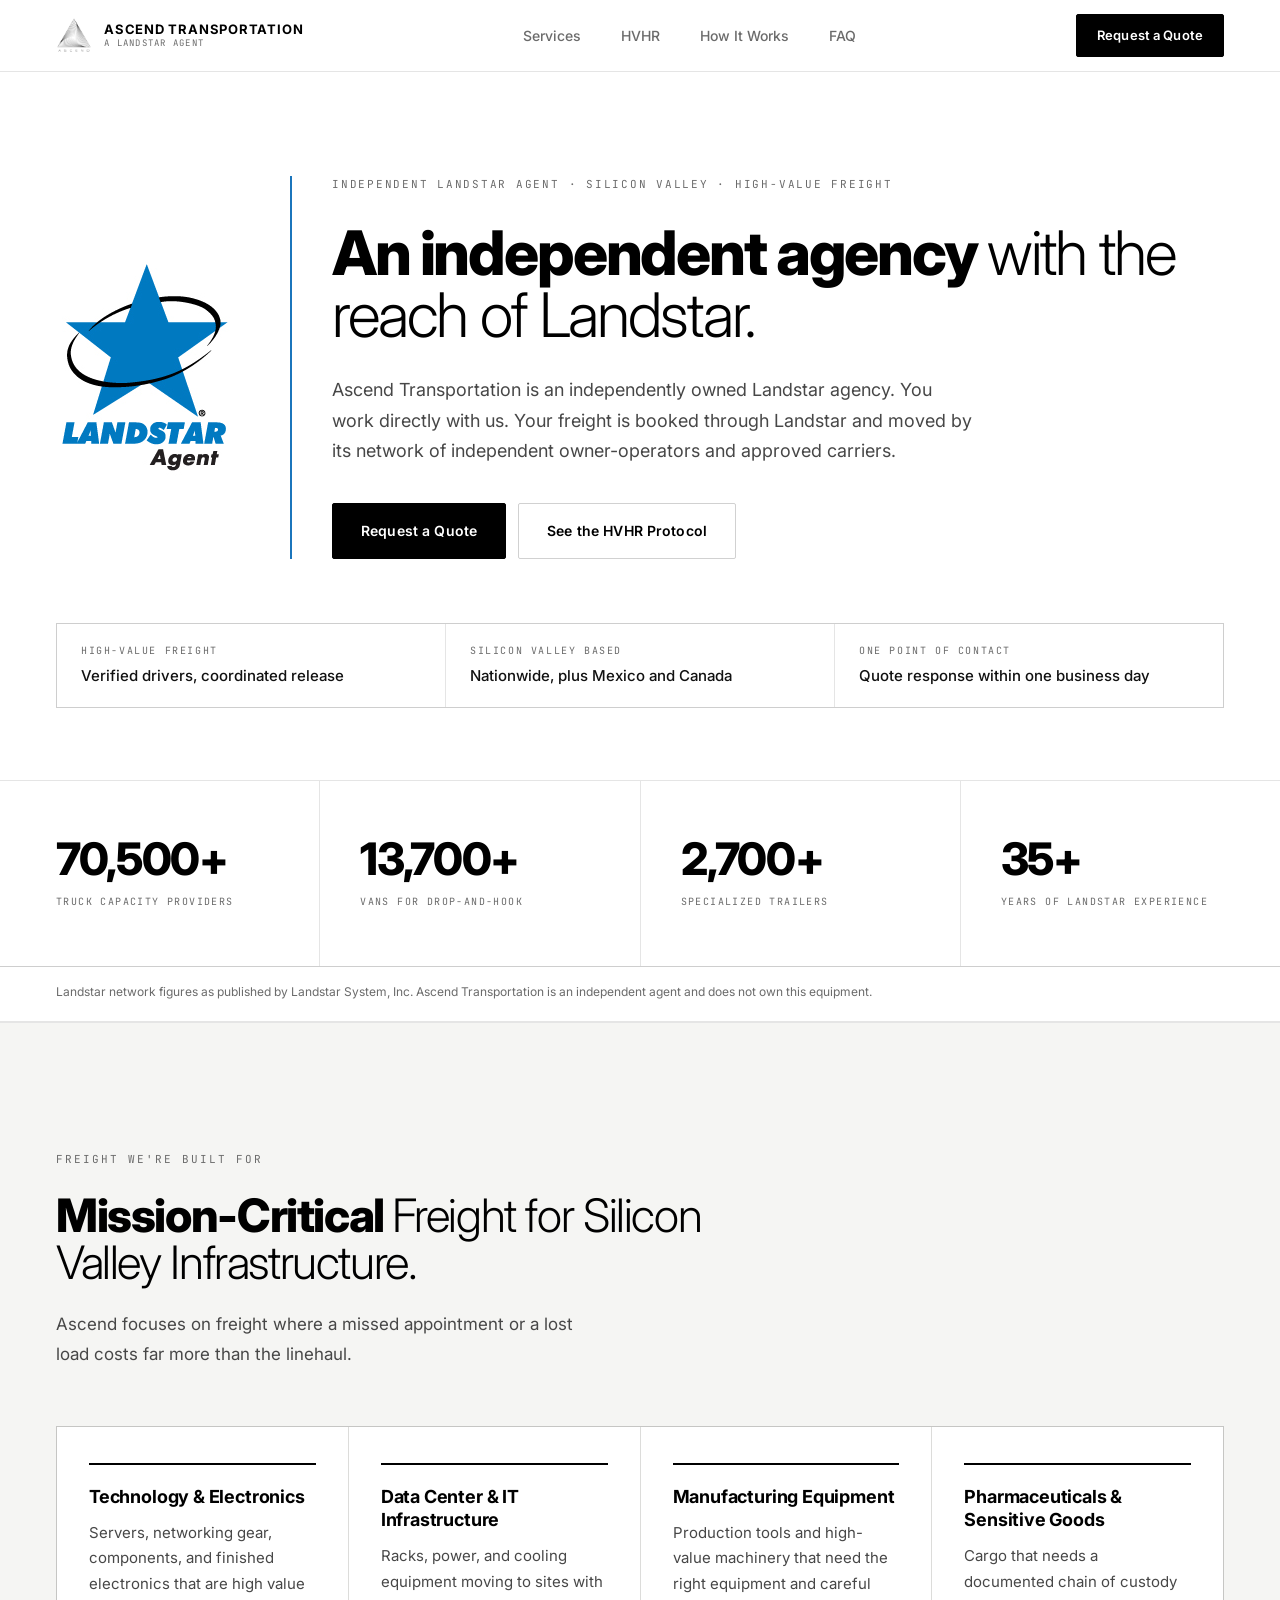
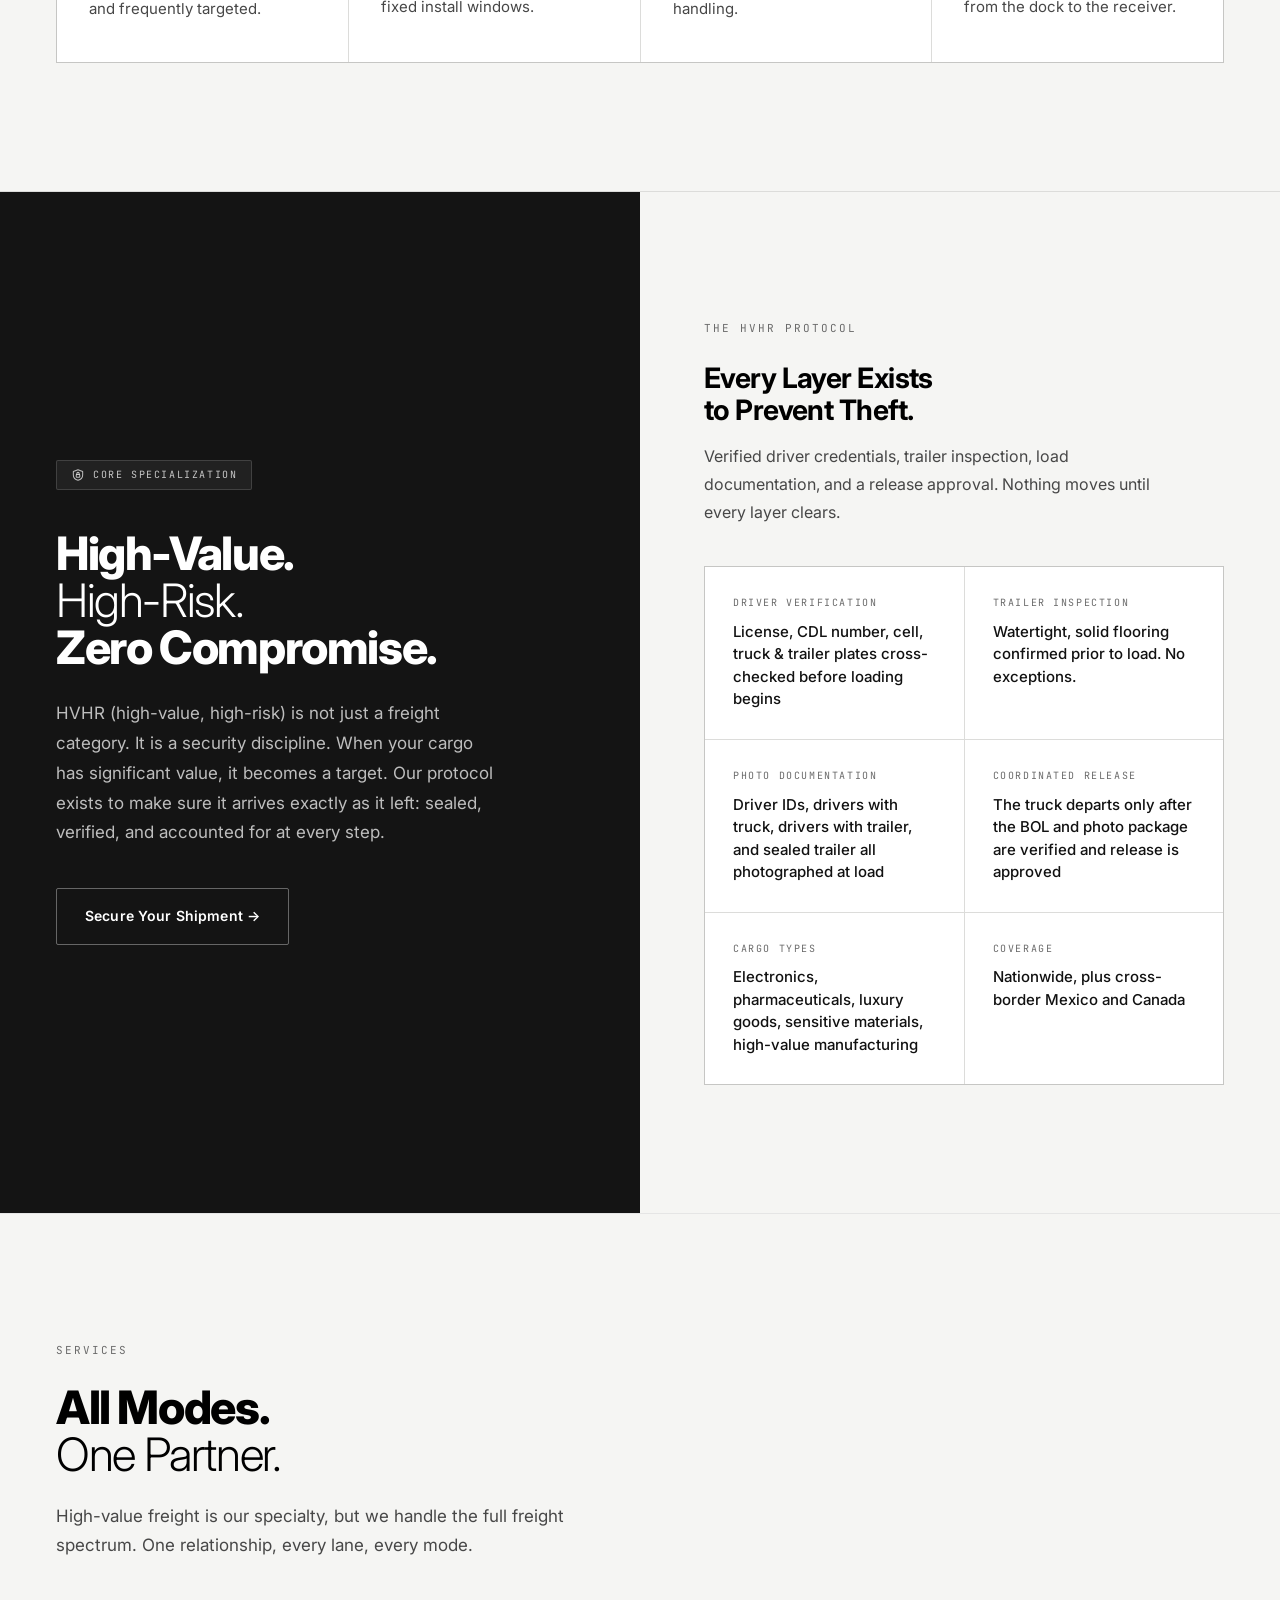
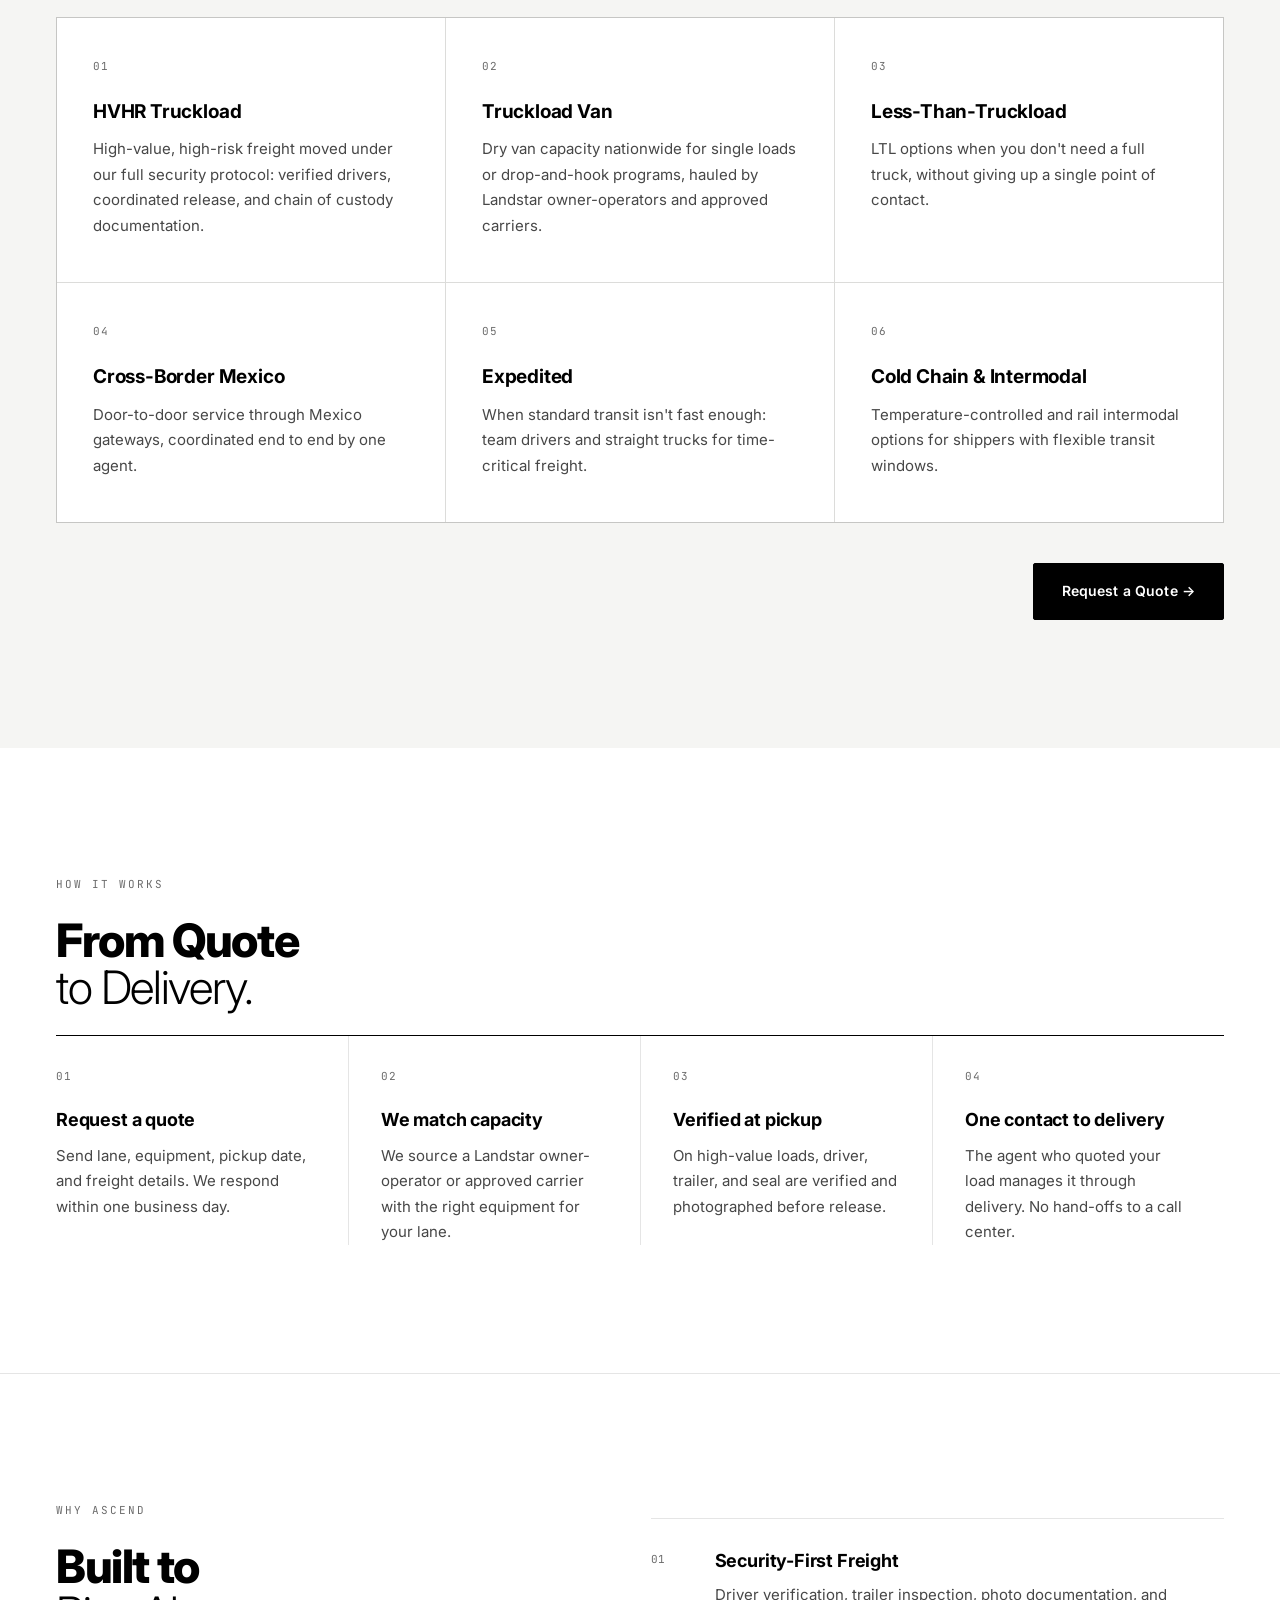
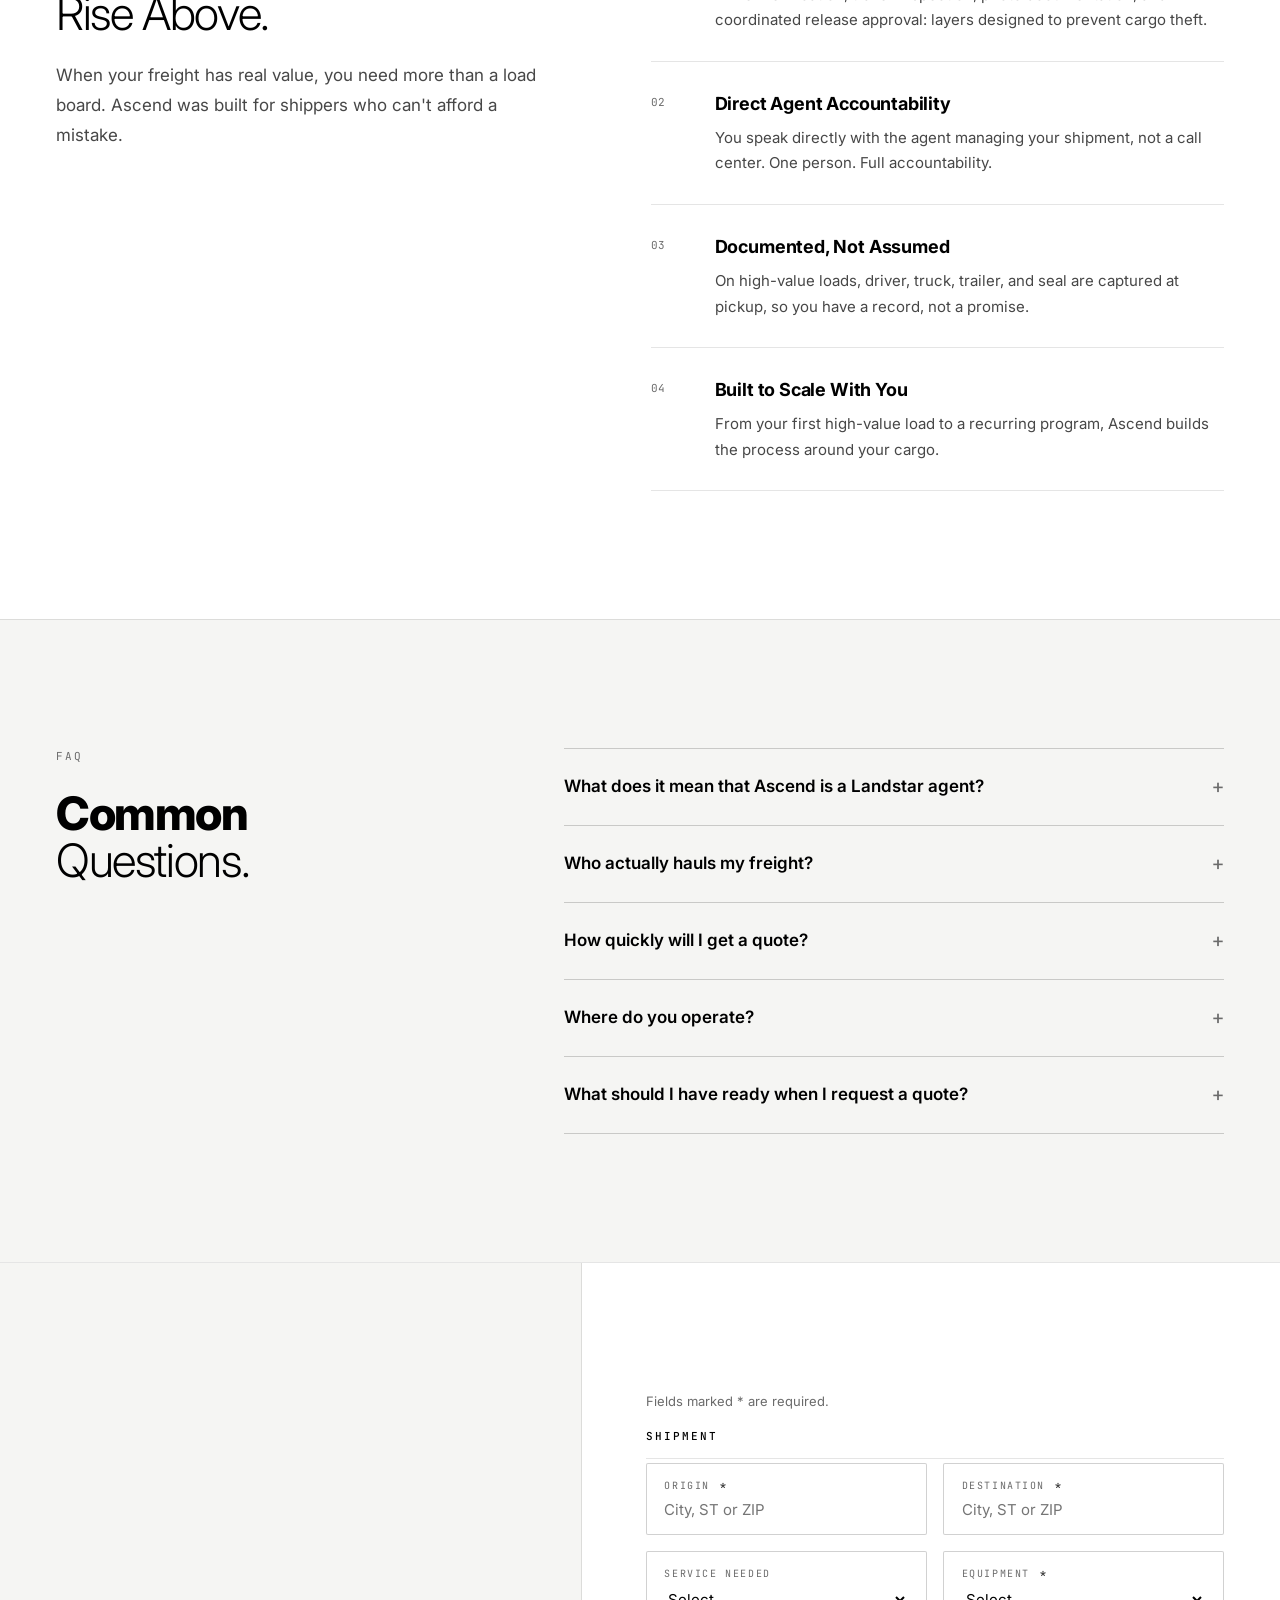
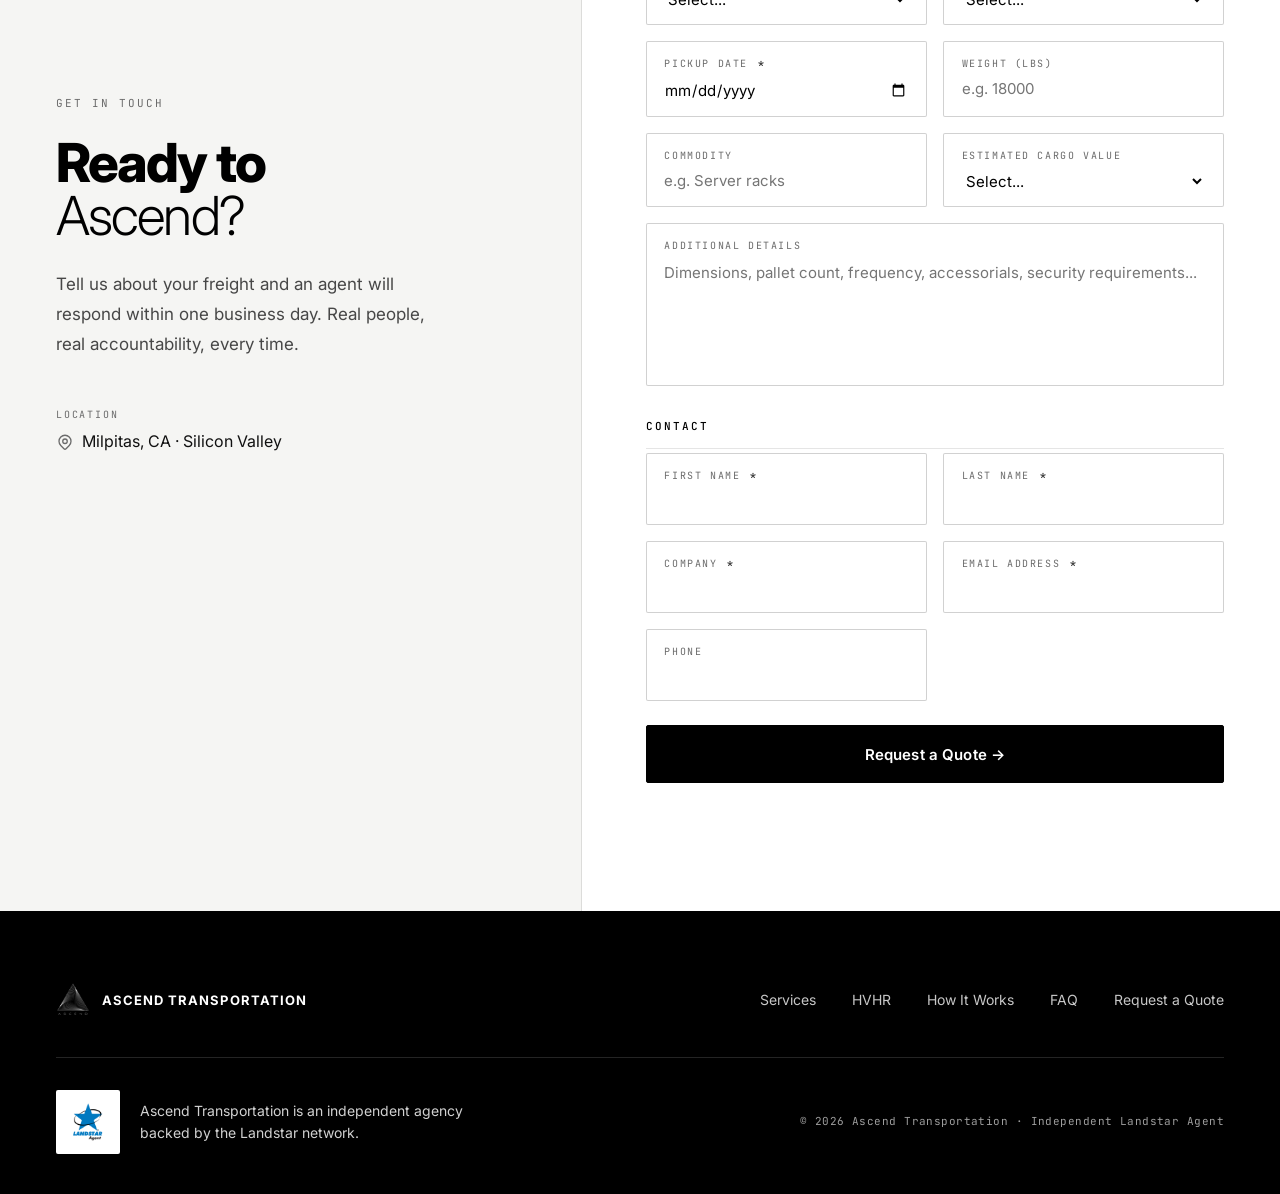
<file: index.html>
<!DOCTYPE html>
<html lang="en">
<head>
  <meta charset="UTF-8" />
  <meta name="viewport" content="width=device-width, initial-scale=1.0" />
  <title>Ascend Transportation | High-Value Freight | Independent Landstar Agent</title>
<meta name="description" content="Independent Landstar agent in Silicon Valley moving high-value, technology, and time-critical freight: truckload, LTL, expedited, and cross-border. Request a quote." />
<meta name="author" content="Ascend Transportation" />
<link rel="canonical" href="https://ascend-transportation.com/" />
<meta property="og:type" content="website" />
<meta property="og:url" content="https://ascend-transportation.com/" />
<meta property="og:site_name" content="Ascend Transportation" />
<meta property="og:image" content="https://ascend-transportation.com/assets/og-image.png" />
<meta property="og:image:width" content="1200" />
<meta property="og:image:height" content="630" />
<meta property="og:image:alt" content="Ascend Transportation, Independent Landstar Agent" />
<meta property="og:title" content="Ascend Transportation | High-Value Freight" />
<meta property="og:description" content="Mission-critical freight for Silicon Valley infrastructure. High-value cargo security protocols backed by the Landstar network." />
<meta name="twitter:card" content="summary_large_image" />
<meta name="twitter:title" content="Ascend Transportation | High-Value Freight" />
<meta name="twitter:description" content="Mission-critical freight for Silicon Valley infrastructure. High-value cargo security protocols backed by the Landstar network." />
<meta name="twitter:image" content="https://ascend-transportation.com/assets/og-image.png" />
<link rel="icon" type="image/x-icon" href="assets/favicon.ico" />
<link rel="icon" type="image/png" sizes="32x32" href="assets/favicon.png" />
<link rel="apple-touch-icon" sizes="180x180" href="assets/apple-touch-icon.png" />
<meta name="theme-color" content="#000000" />
  <script>document.documentElement.classList.add('js');</script>
  <link rel="preconnect" href="https://fonts.googleapis.com" />
  <link rel="preconnect" href="https://fonts.gstatic.com" crossorigin />
  <link rel="stylesheet" href="https://fonts.googleapis.com/css2?family=Inter:wght@300;400;500;600;700;800;900&family=JetBrains+Mono:wght@400;500&display=swap" />
  <link rel="stylesheet" href="styles.css" />
  <script type="application/ld+json">
  {
    "@context": "https://schema.org",
    "@type": "Organization",
    "name": "Ascend Transportation",
    "url": "https://ascend-transportation.com/",
    "logo": "https://ascend-transportation.com/assets/logo.png",
    "image": "https://ascend-transportation.com/assets/og-image.png",
    "description": "Independent Landstar agent moving high-value, technology, and time-critical freight.",
    "address": { "@type": "PostalAddress", "addressLocality": "Milpitas", "addressRegion": "CA", "addressCountry": "US" },
    "areaServed": ["US", "MX", "CA"],
    "knowsAbout": ["High-value freight", "Truckload shipping", "LTL shipping", "Expedited freight", "Cross-border Mexico freight"]
  }
  </script>
</head>
<body>

<a class="skip-link" href="#main">Skip to content</a>

<!-- NAV -->
<nav id="main-nav">
  <a href="/" class="nav-brand">
    <img src="assets/logo.png" alt="Ascend Transportation" class="nav-logo-img" />
    <div class="nav-brand-text">
      <div class="nav-brand-name">Ascend Transportation</div>
      <div class="nav-brand-sub">A Landstar Agent</div>
    </div>
  </a>
  <ul class="nav-links" id="nav-links">
    <li><a href="#services">Services</a></li>
    <li><a href="#hvhr">HVHR</a></li>
    <li><a href="#process">How It Works</a></li>
    <li><a href="#faq">FAQ</a></li>
  </ul>
  <a href="#contact" class="nav-cta">Request a Quote</a>
  <button type="button" class="nav-toggle" aria-expanded="false" aria-controls="nav-links" aria-label="Menu">
    <span class="nav-toggle-bar" aria-hidden="true"></span>
    <span class="nav-toggle-bar" aria-hidden="true"></span>
    <span class="nav-toggle-bar" aria-hidden="true"></span>
  </button>
</nav>

<main id="main">

<!-- HERO -->
<section class="hero hero-agency" aria-labelledby="hero-heading">
  <div class="hero-agency-head">
    <img src="assets/landstar-agent-badge.png" alt="Landstar Agent" class="hero-badge" width="178" height="219" />
    <div class="hero-agency-copy">
      <div class="hero-tag">Independent Landstar Agent · Silicon Valley · High-Value Freight</div>
      <h1 id="hero-heading">An independent agency <span class="thin">with the reach of Landstar.</span></h1>
      <p class="hero-sub">Ascend Transportation is an independently owned Landstar agency. You work directly with us. Your freight is booked through Landstar and moved by its network of independent owner-operators and approved carriers.</p>
      <div class="hero-cta-group">
        <a href="#contact" class="btn-black">Request a Quote</a>
        <a href="#hvhr" class="btn-outline">See the HVHR Protocol</a>
      </div>
    </div>
  </div>
  <ul class="hero-proof">
    <li><span class="hero-proof-label">High-value freight</span>Verified drivers, coordinated release</li>
    <li><span class="hero-proof-label">Silicon Valley based</span>Nationwide, plus Mexico and Canada</li>
    <li><span class="hero-proof-label">One point of contact</span>Quote response within one business day</li>
  </ul>
</section>

<!-- LANDSTAR NETWORK: figures as published at landstar.com/why-landstar (checked Nov 2026) -->
<section class="network" id="network" aria-label="The Landstar network in numbers">
  <div class="stats-band">
    <div class="stat-item fade-up">
      <div class="stat-num">70,500+</div>
      <div class="stat-label">Truck Capacity Providers</div>
    </div>
    <div class="stat-item fade-up" style="transition-delay:.08s">
      <div class="stat-num">13,700+</div>
      <div class="stat-label">Vans for Drop-and-Hook</div>
    </div>
    <div class="stat-item fade-up" style="transition-delay:.16s">
      <div class="stat-num">2,700+</div>
      <div class="stat-label">Specialized Trailers</div>
    </div>
    <div class="stat-item fade-up" style="transition-delay:.24s">
      <div class="stat-num">35+</div>
      <div class="stat-label">Years of Landstar Experience</div>
    </div>
  </div>
  <p class="stats-source">Landstar network figures as published by Landstar System, Inc. Ascend Transportation is an independent agent and does not own this equipment.</p>
</section>

<!-- INDUSTRIES -->
<section id="industries" class="industries">
  <div class="section-eyebrow">Freight We're Built For</div>
  <h2 class="section-title">Mission-Critical <span class="thin">Freight for Silicon Valley Infrastructure.</span></h2>
  <p class="section-body">Ascend focuses on freight where a missed appointment or a lost load costs far more than the linehaul.</p>
  <div class="industry-grid">
    <div class="industry-card fade-up">
      <h3>Technology &amp; Electronics</h3>
      <p>Servers, networking gear, components, and finished electronics that are high value and frequently targeted.</p>
    </div>
    <div class="industry-card fade-up" style="transition-delay:.05s">
      <h3>Data Center &amp; IT Infrastructure</h3>
      <p>Racks, power, and cooling equipment moving to sites with fixed install windows.</p>
    </div>
    <div class="industry-card fade-up" style="transition-delay:.1s">
      <h3>Manufacturing Equipment</h3>
      <p>Production tools and high-value machinery that need the right equipment and careful handling.</p>
    </div>
    <div class="industry-card fade-up" style="transition-delay:.15s">
      <h3>Pharmaceuticals &amp; Sensitive Goods</h3>
      <p>Cargo that needs a documented chain of custody from the dock to the receiver.</p>
    </div>
  </div>
</section>

<!-- HVHR FEATURE -->
<div class="hvhr-section" id="hvhr">
  <div class="hvhr-left fade-up">
    <div class="hvhr-badge">
      <svg class="icon" viewBox="0 0 24 24" width="14" height="14" fill="none" stroke="currentColor" stroke-width="1.75" stroke-linecap="round" stroke-linejoin="round" aria-hidden="true" focusable="false"><path d="M12 3l8 3v6c0 5-3.5 8-8 9-4.5-1-8-4-8-9V6l8-3z"/><rect x="9" y="11" width="6" height="5" rx="1"/><path d="M10 11V9.5a2 2 0 0 1 4 0V11"/></svg>
      <span>Core Specialization</span>
    </div>
    <h2>High-Value.<br><span class="thin">High-Risk.</span><br>Zero Compromise.</h2>
    <p>HVHR (high-value, high-risk) is not just a freight category. It is a security discipline. When your cargo has significant value, it becomes a target. Our protocol exists to make sure it arrives exactly as it left: sealed, verified, and accounted for at every step.</p>
    <a href="#contact" class="btn-on-dark">Secure Your Shipment →</a>
  </div>
  <div class="hvhr-right fade-up" style="transition-delay:.15s">
    <div class="section-eyebrow">The HVHR Protocol</div>
    <h3 class="hvhr-right-title">Every Layer Exists<br>to Prevent Theft.</h3>
    <p class="hvhr-right-body">Verified driver credentials, trailer inspection, load documentation, and a release approval. Nothing moves until every layer clears.</p>
    <div class="hvhr-specs">
      <div class="spec-item">
        <div class="spec-label">Driver Verification</div>
        <div class="spec-value">License, CDL number, cell, truck &amp; trailer plates cross-checked before loading begins</div>
      </div>
      <div class="spec-item">
        <div class="spec-label">Trailer Inspection</div>
        <div class="spec-value">Watertight, solid flooring confirmed prior to load. No exceptions.</div>
      </div>
      <div class="spec-item">
        <div class="spec-label">Photo Documentation</div>
        <div class="spec-value">Driver IDs, drivers with truck, drivers with trailer, and sealed trailer all photographed at load</div>
      </div>
      <div class="spec-item">
        <div class="spec-label">Coordinated Release</div>
        <div class="spec-value">The truck departs only after the BOL and photo package are verified and release is approved</div>
      </div>
      <div class="spec-item">
        <div class="spec-label">Cargo Types</div>
        <div class="spec-value">Electronics, pharmaceuticals, luxury goods, sensitive materials, high-value manufacturing</div>
      </div>
      <div class="spec-item">
        <div class="spec-label">Coverage</div>
        <div class="spec-value">Nationwide, plus cross-border Mexico and Canada</div>
      </div>
    </div>
  </div>
</div>

<!-- SERVICES -->
<section id="services">
  <div class="section-eyebrow">Services</div>
  <h2 class="section-title">All Modes.<br><span class="thin">One Partner.</span></h2>
  <p class="section-body">High-value freight is our specialty, but we handle the full freight spectrum. One relationship, every lane, every mode.</p>
  <div class="services-grid">
    <div class="service-card fade-up">
      <div class="service-num">01</div>
      <h3>HVHR Truckload</h3>
      <p>High-value, high-risk freight moved under our full security protocol: verified drivers, coordinated release, and chain of custody documentation.</p>
    </div>
    <div class="service-card fade-up" style="transition-delay:.05s">
      <div class="service-num">02</div>
      <h3>Truckload Van</h3>
      <p>Dry van capacity nationwide for single loads or drop-and-hook programs, hauled by Landstar owner-operators and approved carriers.</p>
    </div>
    <div class="service-card fade-up" style="transition-delay:.1s">
      <div class="service-num">03</div>
      <h3>Less-Than-Truckload</h3>
      <p>LTL options when you don't need a full truck, without giving up a single point of contact.</p>
    </div>
    <div class="service-card fade-up" style="transition-delay:.15s">
      <div class="service-num">04</div>
      <h3>Cross-Border Mexico</h3>
      <p>Door-to-door service through Mexico gateways, coordinated end to end by one agent.</p>
    </div>
    <div class="service-card fade-up" style="transition-delay:.2s">
      <div class="service-num">05</div>
      <h3>Expedited</h3>
      <p>When standard transit isn't fast enough: team drivers and straight trucks for time-critical freight.</p>
    </div>
    <div class="service-card fade-up" style="transition-delay:.25s">
      <div class="service-num">06</div>
      <h3>Cold Chain &amp; Intermodal</h3>
      <p>Temperature-controlled and rail intermodal options for shippers with flexible transit windows.</p>
    </div>
  </div>
  <div class="services-cta-row">
    <a href="#contact" class="services-cta">Request a Quote →</a>
  </div>
</section>

<!-- HOW IT WORKS -->
<section id="process" class="process">
  <div class="section-eyebrow">How It Works</div>
  <h2 class="section-title">From Quote<br><span class="thin">to Delivery.</span></h2>
  <ol class="process-steps">
    <li class="process-step fade-up">
      <span class="process-num">01</span>
      <h3>Request a quote</h3>
      <p>Send lane, equipment, pickup date, and freight details. We respond within one business day.</p>
    </li>
    <li class="process-step fade-up" style="transition-delay:.08s">
      <span class="process-num">02</span>
      <h3>We match capacity</h3>
      <p>We source a Landstar owner-operator or approved carrier with the right equipment for your lane.</p>
    </li>
    <li class="process-step fade-up" style="transition-delay:.16s">
      <span class="process-num">03</span>
      <h3>Verified at pickup</h3>
      <p>On high-value loads, driver, trailer, and seal are verified and photographed before release.</p>
    </li>
    <li class="process-step fade-up" style="transition-delay:.24s">
      <span class="process-num">04</span>
      <h3>One contact to delivery</h3>
      <p>The agent who quoted your load manages it through delivery. No hand-offs to a call center.</p>
    </li>
  </ol>
</section>

<!-- WHY ASCEND -->
<section id="why">
  <div class="why-grid">
    <div>
      <div class="section-eyebrow">Why Ascend</div>
      <h2 class="section-title">Built to<br><span class="thin">Rise Above.</span></h2>
      <p class="section-body">When your freight has real value, you need more than a load board. Ascend was built for shippers who can't afford a mistake.</p>
    </div>
    <ul class="why-list">
      <li class="why-item fade-up">
        <span class="why-item-num">01</span>
        <div>
          <h3>Security-First Freight</h3>
          <p>Driver verification, trailer inspection, photo documentation, and coordinated release approval: layers designed to prevent cargo theft.</p>
        </div>
      </li>
      <li class="why-item fade-up" style="transition-delay:.1s">
        <span class="why-item-num">02</span>
        <div>
          <h3>Direct Agent Accountability</h3>
          <p>You speak directly with the agent managing your shipment, not a call center. One person. Full accountability.</p>
        </div>
      </li>
      <li class="why-item fade-up" style="transition-delay:.2s">
        <span class="why-item-num">03</span>
        <div>
          <h3>Documented, Not Assumed</h3>
          <p>On high-value loads, driver, truck, trailer, and seal are captured at pickup, so you have a record, not a promise.</p>
        </div>
      </li>
      <li class="why-item fade-up" style="transition-delay:.3s">
        <span class="why-item-num">04</span>
        <div>
          <h3>Built to Scale With You</h3>
          <p>From your first high-value load to a recurring program, Ascend builds the process around your cargo.</p>
        </div>
      </li>
    </ul>
  </div>
</section>

<!-- FAQ -->
<section id="faq" class="faq">
  <div class="faq-grid">
    <div>
      <div class="section-eyebrow">FAQ</div>
      <h2 class="section-title">Common<br><span class="thin">Questions.</span></h2>
    </div>
    <div class="faq-list">
      <details class="faq-item">
        <summary>What does it mean that Ascend is a Landstar agent?</summary>
        <p>Ascend Transportation is an independently owned agency. We quote and manage your freight, and loads are booked through Landstar System and moved by its network of independent owner-operators and approved carriers.</p>
      </details>
      <details class="faq-item">
        <summary>Who actually hauls my freight?</summary>
        <p>A Landstar owner-operator (an independent contractor leased to Landstar) or a Landstar-approved carrier, chosen for your lane and equipment. High-value loads go through our verification protocol before release.</p>
      </details>
      <details class="faq-item">
        <summary>How quickly will I get a quote?</summary>
        <p>Within one business day of a complete request. Including origin, destination, equipment, pickup date, and weight helps us price it faster.</p>
      </details>
      <details class="faq-item">
        <summary>Where do you operate?</summary>
        <p>We're based in Silicon Valley and arrange freight nationwide across the U.S., plus cross-border shipments to and from Mexico and Canada.</p>
      </details>
      <details class="faq-item">
        <summary>What should I have ready when I request a quote?</summary>
        <p>Origin and destination, pickup date, equipment type, weight and dimensions, commodity, approximate cargo value, and any security or appointment requirements.</p>
      </details>
    </div>
  </div>
</section>

<!-- CONTACT -->
<div id="contact">
  <div class="contact-left fade-up">
    <div class="section-eyebrow">Get in Touch</div>
    <h2>Ready to<br><span class="thin">Ascend?</span></h2>
    <p>Tell us about your freight and an agent will respond within one business day. Real people, real accountability, every time.</p>
    <div class="contact-detail">
      <div class="label">Location</div>
      <span><svg class="icon" viewBox="0 0 24 24" width="18" height="18" fill="none" stroke="currentColor" stroke-width="1.75" stroke-linecap="round" stroke-linejoin="round" aria-hidden="true" focusable="false"><circle cx="12" cy="11" r="3"/><path d="M17.66 16.66l-4.25 4.24a2 2 0 0 1-2.82 0l-4.25-4.24a8 8 0 1 1 11.32 0z"/></svg> Milpitas, CA · Silicon Valley</span>
    </div>
  </div>
  <div class="contact-right fade-up" style="transition-delay:.15s">
    <form class="contact-form" id="contact-form" action="https://formspree.io/f/maqvlqqe" method="POST">
      <input type="hidden" name="_subject" value="Quote request: ascend-transportation.com" />
      <!-- Spam trap: hidden from people, filled in by bots. Formspree drops submissions that include it. -->
      <div class="form-trap" aria-hidden="true">
        <label for="gotcha">Leave this field empty</label>
        <input type="text" id="gotcha" name="_gotcha" tabindex="-1" autocomplete="off" />
      </div>

      <p class="form-note">Fields marked <span aria-hidden="true">*</span><span class="visually-hidden">with an asterisk</span> are required.</p>

      <fieldset class="form-group">
        <legend>Shipment</legend>
        <div class="form-row">
          <div class="form-field">
            <label for="origin">Origin <span class="req" aria-hidden="true">*</span></label>
            <input type="text" id="origin" name="origin" required autocomplete="off" placeholder="City, ST or ZIP" maxlength="120" />
          </div>
          <div class="form-field">
            <label for="destination">Destination <span class="req" aria-hidden="true">*</span></label>
            <input type="text" id="destination" name="destination" required autocomplete="off" placeholder="City, ST or ZIP" maxlength="120" />
          </div>
        </div>
        <div class="form-row">
          <div class="form-field">
            <label for="service">Service Needed</label>
            <select id="service" name="service">
              <option value="">Select...</option>
              <option>HVHR High-Value Truckload</option>
              <option>Truckload Van</option>
              <option>Less-Than-Truckload</option>
              <option>Cross-Border Mexico</option>
              <option>Expedited</option>
              <option>Cold Chain</option>
              <option>Intermodal</option>
              <option>Not Sure</option>
            </select>
          </div>
          <div class="form-field">
            <label for="equipment">Equipment <span class="req" aria-hidden="true">*</span></label>
            <select id="equipment" name="equipment" required>
              <option value="">Select...</option>
              <option>Dry Van</option>
              <option>Refrigerated (Reefer)</option>
              <option>Flatbed / Step Deck</option>
              <option>Straight Truck / Cargo Van</option>
              <option>LTL / Partial</option>
              <option>Not Sure</option>
              <option>Other (describe below)</option>
            </select>
          </div>
        </div>
        <div class="form-row">
          <div class="form-field">
            <label for="pickup_date">Pickup Date <span class="req" aria-hidden="true">*</span></label>
            <input type="date" id="pickup_date" name="pickup_date" required />
          </div>
          <div class="form-field">
            <label for="weight">Weight (lbs)</label>
            <input type="number" id="weight" name="weight_lbs" min="1" max="200000" step="1" inputmode="numeric" placeholder="e.g. 18000" />
          </div>
        </div>
        <div class="form-row">
          <div class="form-field">
            <label for="commodity">Commodity</label>
            <input type="text" id="commodity" name="commodity" maxlength="120" placeholder="e.g. Server racks" />
          </div>
          <div class="form-field">
            <label for="value">Estimated Cargo Value</label>
            <select id="value" name="cargo_value">
              <option value="">Select...</option>
              <option>Under $100K</option>
              <option>$100K to $250K</option>
              <option>$250K to $1M</option>
              <option>Over $1M</option>
              <option>Prefer to discuss</option>
            </select>
          </div>
        </div>
        <div class="form-full">
          <label for="details">Additional Details</label>
          <textarea id="details" name="details" maxlength="3000" placeholder="Dimensions, pallet count, frequency, accessorials, security requirements..."></textarea>
        </div>
      </fieldset>

      <fieldset class="form-group">
        <legend>Contact</legend>
        <div class="form-row">
          <div class="form-field">
            <label for="fname">First Name <span class="req" aria-hidden="true">*</span></label>
            <input type="text" id="fname" name="first_name" required autocomplete="given-name" maxlength="80" />
          </div>
          <div class="form-field">
            <label for="lname">Last Name <span class="req" aria-hidden="true">*</span></label>
            <input type="text" id="lname" name="last_name" required autocomplete="family-name" maxlength="80" />
          </div>
        </div>
        <div class="form-row">
          <div class="form-field">
            <label for="company">Company <span class="req" aria-hidden="true">*</span></label>
            <input type="text" id="company" name="company" required autocomplete="organization" maxlength="120" />
          </div>
          <div class="form-field">
            <label for="email">Email Address <span class="req" aria-hidden="true">*</span></label>
            <input type="email" id="email" name="email" required autocomplete="email" maxlength="160" />
          </div>
        </div>
        <div class="form-row">
          <div class="form-field">
            <label for="phone">Phone</label>
            <input type="tel" id="phone" name="phone" autocomplete="tel" maxlength="40" />
          </div>
        </div>
      </fieldset>

      <div class="form-status" id="form-status" role="alert" hidden></div>
      <button type="submit" class="form-submit">Request a Quote →</button>
    </form>
    <div class="form-success" id="form-success" tabindex="-1">
      <h3>Request Received</h3>
      <p>An agent will be in touch within one business day.</p>
    </div>
  </div>
</div>

</main>

<!-- FOOTER -->
<footer>
  <div class="footer-top">
    <div class="footer-brand">
      <img src="assets/logo.png" alt="Ascend Transportation" class="footer-logo-img" />
      <span class="footer-brand-name">Ascend Transportation</span>
    </div>
    <ul class="footer-links">
      <li><a href="#services">Services</a></li>
      <li><a href="#hvhr">HVHR</a></li>
      <li><a href="#process">How It Works</a></li>
      <li><a href="#faq">FAQ</a></li>
      <li><a href="#contact">Request a Quote</a></li>
    </ul>
  </div>
  <div class="footer-bottom">
    <div class="footer-affiliation">
      <img src="assets/landstar-agent.jpg" alt="Landstar Agent" class="footer-lockup" width="64" height="64" />
      <p class="footer-affiliation-text">Ascend Transportation is an independent agency backed by the Landstar network.</p>
    </div>
    <div class="footer-copy">© 2026 Ascend Transportation · Independent Landstar Agent</div>
  </div>
</footer>

<script>
  const nav = document.getElementById('main-nav');
  window.addEventListener('scroll', () => {
    nav.classList.toggle('scrolled', window.scrollY > 40);
  });

  // Mobile menu
  const navToggle = nav.querySelector('.nav-toggle');
  const navLinks = document.getElementById('nav-links');
  if (navToggle && navLinks) {
    const setMenu = (open) => {
      nav.classList.toggle('nav-open', open);
      navToggle.setAttribute('aria-expanded', open ? 'true' : 'false');
    };
    navToggle.addEventListener('click', () => setMenu(!nav.classList.contains('nav-open')));
    navLinks.querySelectorAll('a').forEach(a => a.addEventListener('click', () => setMenu(false)));
    document.addEventListener('keydown', (e) => {
      if (e.key === 'Escape' && nav.classList.contains('nav-open')) {
        setMenu(false);
        navToggle.focus();
      }
    });
    const desktopMq = window.matchMedia('(min-width: 961px)');
    const onDesktop = () => { if (desktopMq.matches) setMenu(false); };
    if (desktopMq.addEventListener) desktopMq.addEventListener('change', onDesktop);
    else if (desktopMq.addListener) desktopMq.addListener(onDesktop);
  }

  // Fade-up reveal (content stays visible without JS or with reduced motion)
  const fadeEls = document.querySelectorAll('.fade-up');
  const reduceMotion = window.matchMedia('(prefers-reduced-motion: reduce)').matches;
  if (reduceMotion || !('IntersectionObserver' in window)) {
    fadeEls.forEach(el => el.classList.add('visible'));
  } else {
    const observer = new IntersectionObserver((entries) => {
      entries.forEach(e => { if (e.isIntersecting) e.target.classList.add('visible'); });
    }, { threshold: 0.08 });
    fadeEls.forEach(el => observer.observe(el));
  }
  // Quote form: accessible inline validation, then submit to Formspree.
  // Without JS the form still posts normally and the browser validates it.
  const form = document.getElementById('contact-form');
  const success = document.getElementById('form-success');
  const status = document.getElementById('form-status');
  const submitBtn = form.querySelector('.form-submit');
  const submitLabel = submitBtn.textContent;
  form.noValidate = true;

  // Earliest pickup date is today (local time).
  const pickup = document.getElementById('pickup_date');
  const now = new Date();
  pickup.min = new Date(now.getTime() - now.getTimezoneOffset() * 60000).toISOString().slice(0, 10);

  const fieldLabel = (el) => {
    const text = form.querySelector('label[for="' + el.id + '"]').firstChild.textContent.trim();
    return text.charAt(0) + text.slice(1).toLowerCase();
  };
  const messageFor = (el) => {
    const v = el.validity;
    if (v.valueMissing) return el.tagName === 'SELECT' ? 'Please choose ' + fieldLabel(el).toLowerCase() + '.' : fieldLabel(el) + ' is required.';
    if (v.typeMismatch && el.type === 'email') return 'Enter a valid email address, like name@company.com.';
    if (v.rangeUnderflow && el.type === 'date') return 'Pickup date can\'t be in the past.';
    if (v.rangeUnderflow || v.rangeOverflow || v.stepMismatch || v.badInput) return 'Enter a whole number between ' + el.min + ' and ' + el.max + '.';
    if (v.tooLong) return 'Please shorten this to ' + el.maxLength + ' characters or fewer.';
    return el.validationMessage;
  };
  const showError = (el) => {
    const wrap = el.closest('.form-field, .form-full');
    let msg = wrap.querySelector('.field-error');
    if (!msg) {
      msg = document.createElement('p');
      msg.className = 'field-error';
      msg.id = el.id + '-error';
      wrap.appendChild(msg);
    }
    msg.textContent = messageFor(el);
    wrap.classList.add('invalid');
    el.setAttribute('aria-invalid', 'true');
    el.setAttribute('aria-describedby', msg.id);
  };
  const clearError = (el) => {
    const wrap = el.closest('.form-field, .form-full');
    const msg = wrap && wrap.querySelector('.field-error');
    if (msg) msg.remove();
    if (wrap) wrap.classList.remove('invalid');
    el.removeAttribute('aria-invalid');
    el.removeAttribute('aria-describedby');
  };
  const fields = Array.from(form.querySelectorAll('input:not([type=hidden]):not([name=_gotcha]), select, textarea'));
  fields.forEach((el) => {
    // Re-check a field once the user leaves it, but only after it has been flagged.
    el.addEventListener('blur', () => { if (el.hasAttribute('aria-invalid')) { el.checkValidity() ? clearError(el) : showError(el); } });
    el.addEventListener('input', () => { if (el.hasAttribute('aria-invalid') && el.checkValidity()) clearError(el); });
  });
  // Uses textContent so server-provided text can't inject markup.
  const showStatus = (message) => {
    status.textContent = message + ' Please try again in a few minutes.';
    status.hidden = false;
  };

  form.addEventListener('submit', async (e) => {
    e.preventDefault();
    status.hidden = true;
    // Trim stray whitespace so "   " doesn't count as a filled-in field.
    fields.forEach((el) => { if (el.type === 'text' || el.type === 'email' || el.type === 'tel') el.value = el.value.trim(); });
    const invalid = fields.filter((el) => !el.checkValidity());
    fields.forEach(clearError);
    if (invalid.length) {
      invalid.forEach(showError);
      invalid[0].focus();
      return;
    }
    submitBtn.textContent = 'Sending...';
    submitBtn.disabled = true;
    try {
      const res = await fetch(form.action, {
        method: 'POST',
        body: new FormData(form),
        headers: { 'Accept': 'application/json' }
      });
      if (res.ok) {
        form.hidden = true;
        success.style.display = 'block';
        success.focus();
        return;
      }
      let detail = '';
      try {
        const data = await res.json();
        if (data && Array.isArray(data.errors)) detail = data.errors.map((x) => x.message).join(' ');
      } catch (_) { /* non-JSON error body */ }
      console.error('Quote form submission failed', res.status, detail);
      showStatus(detail ? 'We couldn\'t send your request (' + detail.replace(/\.$/, '') + ').' : 'We couldn\'t send your request.');
    } catch (err) {
      console.error('Quote form network error', err);
      showStatus('We couldn\'t reach our server. Check your connection.');
    }
    submitBtn.textContent = submitLabel;
    submitBtn.disabled = false;
  });
</script>
</body>
</html>
</file>
<file: styles.css>
*, *::before, *::after { box-sizing: border-box; margin: 0; padding: 0; }

:root {
  --black: #000000;
  --ink: #111111;
  --white: #ffffff;
  --off-white: #f5f5f3;
  --light-gray: #e8e8e6;
  --body: #474747;
  --mid-gray: #6b6b6b;
  --dark-gray: #141414;
  --border: rgba(0,0,0,0.10);
  --border-strong: rgba(0,0,0,0.18);
  /* Landstar blue: used only as a hairline next to the affiliation lockup */
  --landstar-blue: #1b75bc;
  --error: #b3261e;
  --display: 'Inter', system-ui, -apple-system, sans-serif;
  --mono: 'JetBrains Mono', ui-monospace, monospace;
  /* Horizontal gutter: generous, and caps content at ~1240px on wide screens */
  --pad-x: max(3.5rem, calc((100vw - 1240px) / 2));
  --section-y: 8rem;
}

html { scroll-behavior: smooth; }
[id] { scroll-margin-top: 72px; }

body {
  font-family: var(--display);
  background: var(--white);
  color: var(--ink);
  -webkit-font-smoothing: antialiased;
  overflow-x: hidden;
  line-height: 1.6;
}

/* Skip link: hidden until focused by keyboard */
.skip-link {
  position: absolute;
  left: 1rem;
  top: -100px;
  z-index: 1000;
  background: var(--black);
  color: var(--white);
  padding: 0.75rem 1.25rem;
  font-size: 14px;
  font-weight: 600;
  text-decoration: none;
}
.skip-link:focus { top: 1rem; }

/* ── NAV ── */
nav {
  position: fixed;
  top: 0; left: 0; right: 0;
  z-index: 100;
  display: flex;
  align-items: center;
  justify-content: space-between;
  padding: 0 var(--pad-x);
  height: 72px;
  background: rgba(255,255,255,0.96);
  backdrop-filter: blur(20px);
  border-bottom: 1px solid var(--border);
  transition: box-shadow 0.3s;
}
nav.scrolled { box-shadow: 0 1px 24px rgba(0,0,0,0.06); }

.nav-brand { display: flex; align-items: center; gap: 12px; text-decoration: none; }
.nav-logo-img { height: 36px; width: auto; filter: brightness(0); }
.nav-brand-text { line-height: 1.2; }
.nav-brand-name {
  font-size: 13px;
  font-weight: 700;
  color: var(--black);
  letter-spacing: 0.06em;
  text-transform: uppercase;
}
.nav-brand-sub {
  font-family: var(--mono);
  font-size: 9px;
  color: var(--mid-gray);
  letter-spacing: 0.14em;
  text-transform: uppercase;
}
.nav-links { display: flex; align-items: center; gap: 2.5rem; list-style: none; }
.nav-links a {
  font-size: 14px;
  font-weight: 500;
  color: var(--mid-gray);
  text-decoration: none;
  transition: color 0.2s;
}
.nav-links a:hover { color: var(--black); }
.nav-cta {
  background: var(--black);
  color: var(--white);
  border: 1px solid var(--black);
  padding: 0.65rem 1.25rem;
  font-size: 13px;
  font-weight: 600;
  letter-spacing: 0.01em;
  cursor: pointer;
  text-decoration: none;
  display: inline-block;
  border-radius: 2px;
  transition: background 0.2s;
  white-space: nowrap;
}
.nav-cta:hover { background: #262626; }
.nav-toggle {
  display: none;
  flex-direction: column;
  align-items: center;
  justify-content: center;
  gap: 4px;
  width: 40px;
  height: 40px;
  flex-shrink: 0;
  background: transparent;
  border: 1px solid var(--border-strong);
  border-radius: 2px;
  cursor: pointer;
}
.nav-toggle-bar {
  display: block;
  width: 18px;
  height: 2px;
  background: var(--black);
  transition: transform 0.2s, opacity 0.2s;
}
nav.nav-open .nav-toggle-bar:nth-child(1) { transform: translateY(6px) rotate(45deg); }
nav.nav-open .nav-toggle-bar:nth-child(2) { opacity: 0; }
nav.nav-open .nav-toggle-bar:nth-child(3) { transform: translateY(-6px) rotate(-45deg); }

/* ── HERO ── */
.hero {
  min-height: 100vh;
  background: var(--white);
  display: flex;
  flex-direction: column;
  justify-content: center;
  padding: 10rem var(--pad-x) 6rem;
  position: relative;
  border-bottom: 1px solid var(--border);
}
.hero-tag {
  font-family: var(--mono);
  font-size: 11px;
  color: var(--mid-gray);
  letter-spacing: 0.16em;
  text-transform: uppercase;
  margin-bottom: 2.5rem;
}
.hero h1 {
  font-size: clamp(2.75rem, 5.6vw, 5.75rem);
  font-weight: 800;
  line-height: 0.98;
  letter-spacing: -0.035em;
  color: var(--black);
  max-width: 900px;
}
.hero h1 .thin { font-weight: 300; }
.hero-sub {
  font-size: 18px;
  font-weight: 400;
  color: var(--body);
  max-width: 540px;
  line-height: 1.7;
}
.hero-cta-group { display: flex; gap: 0.75rem; align-items: center; }

/* ── BUTTONS ── */
.btn-black,
.btn-outline,
.btn-on-dark,
.services-cta {
  display: inline-block;
  padding: 1rem 1.75rem;
  font-family: var(--display);
  font-size: 14px;
  font-weight: 600;
  letter-spacing: 0.01em;
  text-decoration: none;
  border-radius: 2px;
  cursor: pointer;
  white-space: nowrap;
  transition: background 0.2s, color 0.2s, border-color 0.2s;
}
.btn-black, .services-cta {
  background: var(--black);
  color: var(--white);
  border: 1px solid var(--black);
}
.btn-black:hover, .services-cta:hover { background: #262626; border-color: #262626; }
.btn-outline {
  background: transparent;
  color: var(--black);
  border: 1px solid var(--border-strong);
}
.btn-outline:hover { border-color: var(--black); }
.btn-on-dark {
  background: transparent;
  color: var(--white);
  border: 1px solid rgba(255,255,255,0.35);
  width: fit-content;
}
.btn-on-dark:hover { background: var(--white); color: var(--black); border-color: var(--white); }

/* ── HERO PROOF POINTS ── */
.hero-proof {
  list-style: none;
  display: grid;
  grid-template-columns: repeat(3, 1fr);
  gap: 1px;
  background: var(--border);
  border: 1px solid var(--border);
  margin-top: 3rem;
}
.hero-proof li {
  background: var(--white);
  padding: 1.25rem 1.5rem;
  font-size: 15px;
  font-weight: 500;
  color: var(--ink);
  line-height: 1.45;
}
.hero-proof-label {
  display: block;
  font-family: var(--mono);
  font-size: 10px;
  font-weight: 400;
  letter-spacing: 0.16em;
  text-transform: uppercase;
  color: var(--mid-gray);
  margin-bottom: 0.4rem;
}

/* ── AGENCY HERO (Landstar badge + blue rule + who we are) ── */
.hero-agency { min-height: auto; padding-top: 11rem; padding-bottom: 4.5rem; }
.hero-agency-head { display: flex; align-items: center; gap: 3.5rem; }
.hero-badge {
  width: 178px;
  height: auto;
  flex-shrink: 0;
  mix-blend-mode: multiply;
}
.hero-agency-copy { border-left: 2px solid var(--landstar-blue); padding-left: 2.5rem; }
.hero-agency .hero-tag { margin-bottom: 1.75rem; }
.hero-agency h1 {
  font-size: clamp(2.5rem, 4.8vw, 4.75rem);
  line-height: 1.02;
  max-width: 980px;
  margin-bottom: 1.75rem;
}
.hero-agency .hero-sub { max-width: 640px; margin-bottom: 2.25rem; }
.hero-agency .hero-proof { margin-top: 4rem; }

/* ── LANDSTAR NETWORK STATS ── */
.network { background: var(--white); border-bottom: 1px solid var(--border); }

/* ── SHARED SECTION TYPE ── */
.section-eyebrow {
  font-family: var(--mono);
  font-size: 11px;
  letter-spacing: 0.18em;
  text-transform: uppercase;
  color: var(--mid-gray);
  margin-bottom: 1.5rem;
}
.section-title {
  font-size: clamp(2.25rem, 3.6vw, 3.5rem);
  font-weight: 800;
  line-height: 1.02;
  letter-spacing: -0.03em;
  color: var(--black);
  margin-bottom: 1.5rem;
  max-width: 700px;
}
.section-title .thin { font-weight: 300; }
.section-body {
  font-size: 17px;
  font-weight: 400;
  color: var(--body);
  max-width: 540px;
  line-height: 1.75;
  margin-bottom: 3.5rem;
}

/* ── HVHR FEATURE ── */
.hvhr-section {
  display: grid;
  grid-template-columns: 1fr 1fr;
  min-height: 560px;
  border-bottom: 1px solid var(--border);
}
.hvhr-left {
  background: var(--dark-gray);
  padding: var(--section-y) 4rem var(--section-y) var(--pad-x);
  display: flex;
  flex-direction: column;
  justify-content: center;
  position: relative;
  overflow: hidden;
}
.hvhr-badge {
  display: inline-flex;
  align-items: center;
  gap: 8px;
  background: rgba(255,255,255,0.06);
  border: 1px solid rgba(255,255,255,0.14);
  padding: 6px 14px;
  border-radius: 2px;
  margin-bottom: 2.5rem;
  width: fit-content;
}
.hvhr-badge .icon { color: rgba(255,255,255,0.7); flex-shrink: 0; }
.hvhr-badge span {
  font-family: var(--mono);
  font-size: 10px;
  letter-spacing: 0.16em;
  text-transform: uppercase;
  color: rgba(255,255,255,0.75);
}
.hvhr-left h2 {
  font-size: clamp(2.25rem, 3.6vw, 3.5rem);
  font-weight: 800;
  line-height: 1.02;
  letter-spacing: -0.03em;
  color: var(--white);
  margin-bottom: 1.75rem;
}
.hvhr-left h2 .thin { font-weight: 300; }
.hvhr-left p {
  font-size: 17px;
  color: rgba(255,255,255,0.72);
  line-height: 1.75;
  max-width: 440px;
  margin-bottom: 2.5rem;
}
.hvhr-right {
  background: var(--off-white);
  padding: var(--section-y) var(--pad-x) var(--section-y) 4rem;
  display: flex;
  flex-direction: column;
  justify-content: center;
}
.hvhr-right-title {
  font-size: clamp(1.5rem, 2.2vw, 2rem);
  font-weight: 700;
  letter-spacing: -0.02em;
  line-height: 1.15;
  color: var(--black);
  margin-bottom: 1rem;
}
.hvhr-right-body {
  font-size: 16px;
  color: var(--body);
  line-height: 1.75;
  max-width: 480px;
  margin-bottom: 1rem;
}
.hvhr-specs {
  display: grid;
  grid-template-columns: 1fr 1fr;
  gap: 1px;
  background: var(--border);
  border: 1px solid var(--border);
  margin-top: 1.5rem;
}
.spec-item {
  background: var(--white);
  padding: 1.75rem;
  transition: background 0.2s;
}
.spec-item:hover { background: #fafafa; }
.spec-label {
  font-family: var(--mono);
  font-size: 10px;
  letter-spacing: 0.16em;
  text-transform: uppercase;
  color: var(--mid-gray);
  margin-bottom: 0.6rem;
}
.spec-value {
  font-size: 15px;
  font-weight: 500;
  color: var(--ink);
  line-height: 1.5;
}

/* ── STATS ── */
.stats-band {
  display: grid;
  grid-template-columns: repeat(4, 1fr);
  gap: 1px;
  background: var(--border);
  border-bottom: 1px solid var(--border);
}
.stat-item {
  background: var(--white);
  padding: 3.5rem 2.5rem;
  transition: background 0.2s;
}
.stat-item:first-child { padding-left: var(--pad-x); }
.stat-item:last-child { padding-right: var(--pad-x); }
.stat-item:hover { background: #fafafa; }
.stat-num {
  font-size: clamp(2.5rem, 3.5vw, 3.25rem);
  font-weight: 800;
  color: var(--black);
  line-height: 1;
  margin-bottom: 0.75rem;
  letter-spacing: -0.03em;
}
.stat-label {
  font-family: var(--mono);
  font-size: 10px;
  letter-spacing: 0.14em;
  text-transform: uppercase;
  color: var(--mid-gray);
}
.stats-source {
  padding: 1rem var(--pad-x) 1.25rem;
  font-size: 12px;
  line-height: 1.5;
  color: var(--mid-gray);
  border-bottom: 1px solid var(--border);
}

/* ── SERVICES ── */
#services { padding: var(--section-y) var(--pad-x); background: var(--off-white); }
.services-grid {
  display: grid;
  grid-template-columns: repeat(3, 1fr);
  gap: 1px;
  background: var(--border);
  border: 1px solid var(--border);
}
.service-card {
  position: relative;
  background: var(--white);
  padding: 2.5rem 2.25rem 2.75rem;
  transition: background 0.2s;
}
.service-card::before {
  content: '';
  position: absolute;
  top: -1px; left: -1px; right: -1px;
  height: 2px;
  background: var(--black);
  transform: scaleX(0);
  transform-origin: left;
  transition: transform 0.3s ease;
}
.service-card:hover { background: #fcfcfb; }
.service-card:hover::before { transform: scaleX(1); }
.service-num {
  font-family: var(--mono);
  font-size: 11px;
  color: var(--mid-gray);
  margin-bottom: 1.5rem;
  letter-spacing: 0.1em;
}
.service-card h3 {
  font-size: 19px;
  font-weight: 700;
  letter-spacing: -0.01em;
  color: var(--black);
  margin-bottom: 0.75rem;
  line-height: 1.3;
}
.service-card p {
  font-size: 15px;
  color: var(--body);
  line-height: 1.7;
}
.services-cta-row {
  display: flex;
  justify-content: flex-end;
  margin-top: 2.5rem;
}
/* ── WHY ── */
#why { padding: var(--section-y) var(--pad-x); background: var(--white); }
.why-grid {
  display: grid;
  grid-template-columns: 1fr 1.15fr;
  gap: 6rem;
  align-items: start;
}
.why-list { list-style: none; margin-top: 1rem; }
.why-item {
  padding: 1.75rem 0;
  border-bottom: 1px solid var(--border);
  display: grid;
  grid-template-columns: 3rem 1fr;
  gap: 1rem;
}
.why-item:first-child { border-top: 1px solid var(--border); }
.why-item-num {
  font-family: var(--mono);
  font-size: 11px;
  color: var(--mid-gray);
  padding-top: 4px;
}
.why-item h3 {
  font-size: 18px;
  font-weight: 700;
  letter-spacing: -0.01em;
  color: var(--black);
  margin-bottom: 0.4rem;
}
.why-item p { font-size: 15px; color: var(--body); line-height: 1.7; }

/* ── INDUSTRIES ── */
.industries { padding: var(--section-y) var(--pad-x); background: var(--off-white); border-bottom: 1px solid var(--border); }
.industry-grid {
  display: grid;
  grid-template-columns: repeat(4, 1fr);
  gap: 1px;
  background: var(--border);
  border: 1px solid var(--border);
}
.industry-card { background: var(--white); padding: 2.25rem 2rem 2.5rem; }
.industry-card h3 {
  font-size: 18px;
  font-weight: 700;
  letter-spacing: -0.01em;
  line-height: 1.3;
  color: var(--black);
  margin-bottom: 0.75rem;
  padding-top: 1.25rem;
  border-top: 2px solid var(--black);
}
.industry-card p { font-size: 15px; color: var(--body); line-height: 1.7; }

/* ── HOW IT WORKS ── */
.process { padding: var(--section-y) var(--pad-x); background: var(--white); border-bottom: 1px solid var(--border); }
.process-steps {
  list-style: none;
  display: grid;
  grid-template-columns: repeat(4, 1fr);
  margin-top: 1rem;
  border-top: 1px solid var(--black);
}
.process-step { padding: 2rem 2rem 0 0; }
.process-step + .process-step { padding-left: 2rem; border-left: 1px solid var(--border); }
.process-num {
  display: block;
  font-family: var(--mono);
  font-size: 11px;
  letter-spacing: 0.1em;
  color: var(--mid-gray);
  margin-bottom: 1.25rem;
}
.process-step h3 {
  font-size: 18px;
  font-weight: 700;
  letter-spacing: -0.01em;
  color: var(--black);
  margin-bottom: 0.5rem;
}
.process-step p { font-size: 15px; color: var(--body); line-height: 1.7; }

/* ── FAQ ── */
.faq { padding: var(--section-y) var(--pad-x); background: var(--off-white); border-top: 1px solid var(--border); }
.faq-grid { display: grid; grid-template-columns: 1fr 1.6fr; gap: 6rem; align-items: start; }
.faq-list { border-top: 1px solid var(--border-strong); }
.faq-item { border-bottom: 1px solid var(--border-strong); }
.faq-item summary {
  list-style: none;
  cursor: pointer;
  display: flex;
  justify-content: space-between;
  align-items: center;
  gap: 1.5rem;
  padding: 1.5rem 0;
  font-size: 17px;
  font-weight: 600;
  color: var(--black);
  line-height: 1.4;
}
.faq-item summary::-webkit-details-marker { display: none; }
.faq-item summary::after {
  content: '+';
  font-family: var(--mono);
  font-size: 20px;
  font-weight: 400;
  color: var(--mid-gray);
  flex-shrink: 0;
}
.faq-item[open] summary::after { content: '−'; }
.faq-item summary:focus-visible { outline: 2px solid var(--black); outline-offset: 4px; }
.faq-item p { font-size: 15px; color: var(--body); line-height: 1.75; padding: 0 2.5rem 1.75rem 0; max-width: 680px; }

/* ── CONTACT ── */
#contact {
  display: grid;
  grid-template-columns: 1fr 1.2fr;
  border-top: 1px solid var(--border);
}
.contact-left {
  background: var(--off-white);
  padding: var(--section-y) 4rem var(--section-y) var(--pad-x);
  display: flex;
  flex-direction: column;
  justify-content: center;
  border-right: 1px solid var(--border);
}
.contact-left h2 {
  font-size: clamp(2.5rem, 4.2vw, 4.25rem);
  font-weight: 800;
  line-height: 0.98;
  letter-spacing: -0.035em;
  color: var(--black);
  margin-bottom: 1.75rem;
}
.contact-left h2 .thin { font-weight: 300; }
.contact-left p {
  font-size: 17px;
  color: var(--body);
  line-height: 1.75;
  margin-bottom: 3rem;
  max-width: 400px;
}
.contact-detail { margin-bottom: 1.5rem; }
.contact-detail .label {
  font-family: var(--mono);
  font-size: 10px;
  letter-spacing: 0.18em;
  text-transform: uppercase;
  color: var(--mid-gray);
  margin-bottom: 6px;
}
.contact-detail a, .contact-detail span {
  font-size: 16px;
  color: var(--ink);
  text-decoration: none;
  display: flex;
  align-items: center;
  gap: 8px;
  transition: color 0.2s;
}
.contact-detail .icon { flex-shrink: 0; color: var(--mid-gray); }
.contact-detail a:hover { color: var(--black); text-decoration: underline; text-underline-offset: 3px; }
.contact-right {
  background: var(--white);
  padding: var(--section-y) var(--pad-x) var(--section-y) 4rem;
  display: flex;
  flex-direction: column;
  justify-content: center;
}
.contact-form { display: flex; flex-direction: column; gap: 1rem; }
.form-row { display: grid; grid-template-columns: 1fr 1fr; gap: 1rem; }
.form-field,
.form-full {
  display: flex;
  flex-direction: column;
  background: var(--white);
  border: 1px solid var(--border-strong);
  border-radius: 2px;
  padding: 0.9rem 1.1rem;
  transition: border-color 0.15s, box-shadow 0.15s, background 0.15s;
}
.form-field:hover,
.form-full:hover { border-color: rgba(0,0,0,0.32); }
.form-field:focus-within,
.form-full:focus-within {
  border-color: var(--black);
  box-shadow: inset 0 0 0 1px var(--black);
}
.form-field label,
.form-full label {
  font-family: var(--mono);
  font-size: 10px;
  letter-spacing: 0.16em;
  text-transform: uppercase;
  color: var(--mid-gray);
  margin-bottom: 0.4rem;
}
.form-field input, .form-field select,
.form-full input, .form-full textarea, .form-full select {
  width: 100%;
  border: none;
  background: transparent;
  font-family: var(--display);
  font-size: 15px;
  color: var(--black);
  outline: none;
  resize: none;
}
.form-full textarea { min-height: 110px; line-height: 1.6; }
.contact-form[hidden] { display: none; }
.form-group {
  border: none;
  display: flex;
  flex-direction: column;
  gap: 1rem;
  min-width: 0;
}
.form-group + .form-group { margin-top: 1rem; }
.form-group legend {
  font-family: var(--mono);
  font-size: 11px;
  letter-spacing: 0.18em;
  text-transform: uppercase;
  color: var(--black);
  font-weight: 500;
  padding-bottom: 0.75rem;
  margin-bottom: 0.25rem;
  border-bottom: 1px solid var(--border);
  width: 100%;
}
.form-note { font-size: 13px; color: var(--mid-gray); }
.req { color: var(--black); margin-left: 2px; }
.form-field input[type="date"] { min-height: 1.5em; }
.form-field.invalid,
.form-full.invalid { border-color: var(--error); box-shadow: inset 0 0 0 1px var(--error); }
.field-error {
  font-size: 13px;
  line-height: 1.4;
  color: var(--error);
  margin-top: 0.4rem;
}
.form-status {
  border: 1px solid var(--error);
  border-left-width: 3px;
  padding: 0.9rem 1.1rem;
  font-size: 14px;
  color: var(--ink);
}
.form-status[hidden] { display: none; }
.form-status a { color: var(--black); font-weight: 600; }
.form-trap {
  position: absolute;
  left: -10000px;
  width: 1px;
  height: 1px;
  overflow: hidden;
}
.visually-hidden {
  position: absolute;
  width: 1px;
  height: 1px;
  margin: -1px;
  padding: 0;
  overflow: hidden;
  clip: rect(0 0 0 0);
  white-space: nowrap;
  border: 0;
}
.form-submit {
  margin-top: 0.5rem;
  background: var(--black);
  color: var(--white);
  border: 1px solid var(--black);
  border-radius: 2px;
  padding: 1.15rem;
  font-family: var(--display);
  font-size: 15px;
  font-weight: 600;
  letter-spacing: 0.01em;
  cursor: pointer;
  width: 100%;
  transition: background 0.2s;
}
.form-submit:hover { background: #262626; }
.form-submit:disabled { opacity: 0.6; cursor: progress; }
.form-success {
  display: none;
  background: var(--off-white);
  border: 1px solid var(--border);
  padding: 3rem;
  text-align: center;
}
.form-success h3 {
  font-size: 20px;
  font-weight: 700;
  letter-spacing: -0.01em;
  margin-bottom: 0.5rem;
}
.form-success p { font-size: 15px; color: var(--body); }

/* ── FOOTER ── */
footer {
  background: var(--black);
  color: var(--white);
  padding: 4.5rem var(--pad-x) 2.5rem;
}
.footer-top {
  display: flex;
  align-items: center;
  justify-content: space-between;
  flex-wrap: wrap;
  gap: 2rem;
  padding-bottom: 2.5rem;
  border-bottom: 1px solid rgba(255,255,255,0.14);
}
.footer-brand { display: flex; align-items: center; gap: 12px; }
.footer-logo-img { height: 34px; filter: brightness(0) invert(1); }
.footer-brand-name {
  font-size: 13px;
  font-weight: 700;
  letter-spacing: 0.08em;
  text-transform: uppercase;
  color: var(--white);
}
.footer-links { display: flex; flex-wrap: wrap; gap: 0.75rem 2.25rem; list-style: none; }
.footer-links a {
  font-size: 14px;
  color: rgba(255,255,255,0.78);
  text-decoration: none;
  transition: color 0.2s;
}
.footer-links a:hover { color: var(--white); }
.footer-bottom {
  display: flex;
  align-items: center;
  justify-content: space-between;
  flex-wrap: wrap;
  gap: 1.5rem 2rem;
  padding-top: 2rem;
}
.footer-affiliation { display: flex; align-items: center; gap: 1.25rem; }
.footer-lockup {
  width: 64px;
  height: 64px;
  flex-shrink: 0;
  background: var(--white);
  border-radius: 2px;
}
.footer-affiliation-text {
  font-size: 14px;
  color: rgba(255,255,255,0.82);
  line-height: 1.6;
  max-width: 360px;
}
.footer-copy {
  font-family: var(--mono);
  font-size: 11px;
  letter-spacing: 0.04em;
  color: rgba(255,255,255,0.62);
}

/* ── FOCUS ── */
a:focus-visible,
button:focus-visible,
select:focus-visible,
textarea:focus-visible,
input:focus-visible {
  outline: 2px solid var(--black);
  outline-offset: 3px;
}
.hvhr-left a:focus-visible,
footer a:focus-visible {
  outline-color: var(--white);
}
/* Form controls show the ring on their field container instead */
.form-field input:focus-visible,
.form-field select:focus-visible,
.form-full input:focus-visible,
.form-full textarea:focus-visible {
  outline: none;
}

/* ── ANIMATIONS ── */
/* Content is visible by default; it only starts hidden when JS is running
   and the user has not asked for reduced motion. */
@media (prefers-reduced-motion: no-preference) {
  .js .fade-up {
    opacity: 0;
    transform: translateY(18px);
    transition: opacity 0.6s ease, transform 0.6s ease, background 0.2s;
  }
  .js .fade-up.visible { opacity: 1; transform: none; }
}

@media (prefers-reduced-motion: reduce) {
  html { scroll-behavior: auto; }
  .nav-toggle-bar,
  .service-card::before { transition: none; }
}

/* ── RESPONSIVE ── */
@media (max-width: 1100px) {
  :root { --section-y: 6.5rem; }
  .hvhr-left, .contact-left { padding-right: 3rem; }
  .hvhr-right, .contact-right { padding-left: 3rem; }
  .why-grid { gap: 4rem; }
}

@media (max-width: 960px) {
  :root { --pad-x: 1.5rem; --section-y: 5.5rem; }
  nav { gap: 0.75rem; height: 64px; }
  .nav-links { display: none; }
  .nav-cta { margin-left: auto; }
  .js .nav-toggle { display: inline-flex; }
  .js nav.nav-open .nav-links {
    display: flex;
    flex-direction: column;
    align-items: stretch;
    gap: 0;
    position: absolute;
    top: 64px;
    left: 0;
    right: 0;
    padding: 0.5rem var(--pad-x) 1rem;
    background: var(--white);
    border-bottom: 1px solid var(--border);
    box-shadow: 0 12px 24px rgba(0,0,0,0.06);
  }
  .js nav.nav-open .nav-links li { border-bottom: 1px solid var(--border); }
  .js nav.nav-open .nav-links li:last-child { border-bottom: none; }
  .js nav.nav-open .nav-links a {
    display: block;
    padding: 1rem 0;
    font-size: 16px;
    font-weight: 600;
    color: var(--black);
  }
  .hero { min-height: auto; padding: 8rem var(--pad-x) 4.5rem; }
  .hvhr-section { grid-template-columns: 1fr; }
  .hvhr-left, .hvhr-right { padding: var(--section-y) var(--pad-x); }
  .hvhr-specs { grid-template-columns: 1fr 1fr; }
  .stats-band { grid-template-columns: repeat(2,1fr); }
  .stat-item, .stat-item:first-child, .stat-item:last-child { padding: 2.75rem var(--pad-x); }
  .services-grid { grid-template-columns: 1fr 1fr; }
  .industry-grid { grid-template-columns: 1fr 1fr; }
  .process-steps { grid-template-columns: 1fr 1fr; }
  .process-step:nth-child(3) { padding-left: 0; border-left: none; }
  .process-step { padding-bottom: 2rem; }
  .faq-grid { grid-template-columns: 1fr; gap: 2rem; }
  .hero-proof { grid-template-columns: 1fr; }
  .hero-agency { padding-top: 8rem; }
  .hero-agency-head { gap: 2rem; }
  .hero-badge { width: 132px; }
  .why-grid { grid-template-columns: 1fr; gap: 3rem; }
  #contact { grid-template-columns: 1fr; }
  .contact-left { padding: var(--section-y) var(--pad-x); border-right: none; border-bottom: 1px solid var(--border); }
  .contact-right { padding: var(--section-y) var(--pad-x); }
  footer { padding: 3.5rem var(--pad-x) 2rem; }
}

@media (max-width: 640px) {
  :root { --pad-x: 1.25rem; --section-y: 4.5rem; }
  .hero { padding: 7rem var(--pad-x) 3.5rem; }
  .hero-tag { margin-bottom: 2rem; line-height: 1.8; }
  .hero h1 { font-size: clamp(2.1rem, 9.5vw, 2.8rem); overflow-wrap: break-word; }
  .hero-sub { font-size: 16px; }
  .hero-cta-group { flex-wrap: wrap; width: 100%; }
  .btn-black, .btn-outline, .btn-on-dark, .services-cta { white-space: normal; padding: 0.95rem 1.5rem; text-align: center; }
  .hero-cta-group .btn-black, .hero-cta-group .btn-outline { flex: 1 1 auto; }
  .hvhr-specs { grid-template-columns: 1fr; }
  .spec-item { padding: 1.5rem; }
  .stats-band { grid-template-columns: 1fr 1fr; }
  .stat-item, .stat-item:first-child, .stat-item:last-child { padding: 1.75rem var(--pad-x); }
  .stat-num { font-size: 2rem; }
  .services-grid { grid-template-columns: 1fr; }
  .industry-grid { grid-template-columns: 1fr; }
  .process-steps { grid-template-columns: 1fr; }
  .process-step, .process-step + .process-step { padding: 1.75rem 0; border-left: none; border-bottom: 1px solid var(--border); }
  .hero-agency { padding-top: 6.5rem; padding-bottom: 3rem; }
  .hero-agency-head { flex-direction: column; align-items: flex-start; gap: 1.5rem; }
  .hero-badge { width: 112px; }
  .hero-agency-copy { padding-left: 1.25rem; }
  .hero-agency h1 { font-size: clamp(2rem, 8.5vw, 2.6rem); }
  .hero-agency .hero-proof { margin-top: 2.5rem; }
  .faq-item p { padding-right: 0; }
  .service-card { padding: 2rem 1.5rem 2.25rem; }
  .services-cta-row { margin-top: 1.5rem; }
  .services-cta { flex: 1; }
  .why-item { grid-template-columns: 2.25rem 1fr; }
  .form-row { grid-template-columns: 1fr; }
  .footer-top { flex-direction: column; align-items: flex-start; }
  .footer-bottom { flex-direction: column; align-items: flex-start; }
  .footer-affiliation { align-items: flex-start; }
  .footer-lockup { width: 56px; height: 56px; }
}

@media (max-width: 480px) {
  nav { gap: 0.5rem; }
  .nav-brand { gap: 8px; min-width: 0; }
  .nav-logo-img { height: 28px; }
  .nav-brand-name { font-size: 11px; letter-spacing: 0.03em; }
  .nav-brand-sub { font-size: 8px; letter-spacing: 0.1em; }
  .nav-cta { padding: 0.5rem 0.8rem; font-size: 12px; }
}

/* ── 404 ── */
.not-found {
  min-height: 100vh;
  display: flex;
  flex-direction: column;
  justify-content: center;
  align-items: flex-start;
  padding: 4rem var(--pad-x);
  max-width: 760px;
}
.not-found-brand { margin-bottom: 2.5rem; }
.not-found h1 {
  font-size: clamp(2.25rem, 6vw, 4rem);
  font-weight: 800;
  letter-spacing: -0.03em;
  line-height: 1.02;
  text-transform: uppercase;
  margin-bottom: 1rem;
}
.not-found p { font-size: 17px; color: var(--body); margin-bottom: 2rem; }
</file>
